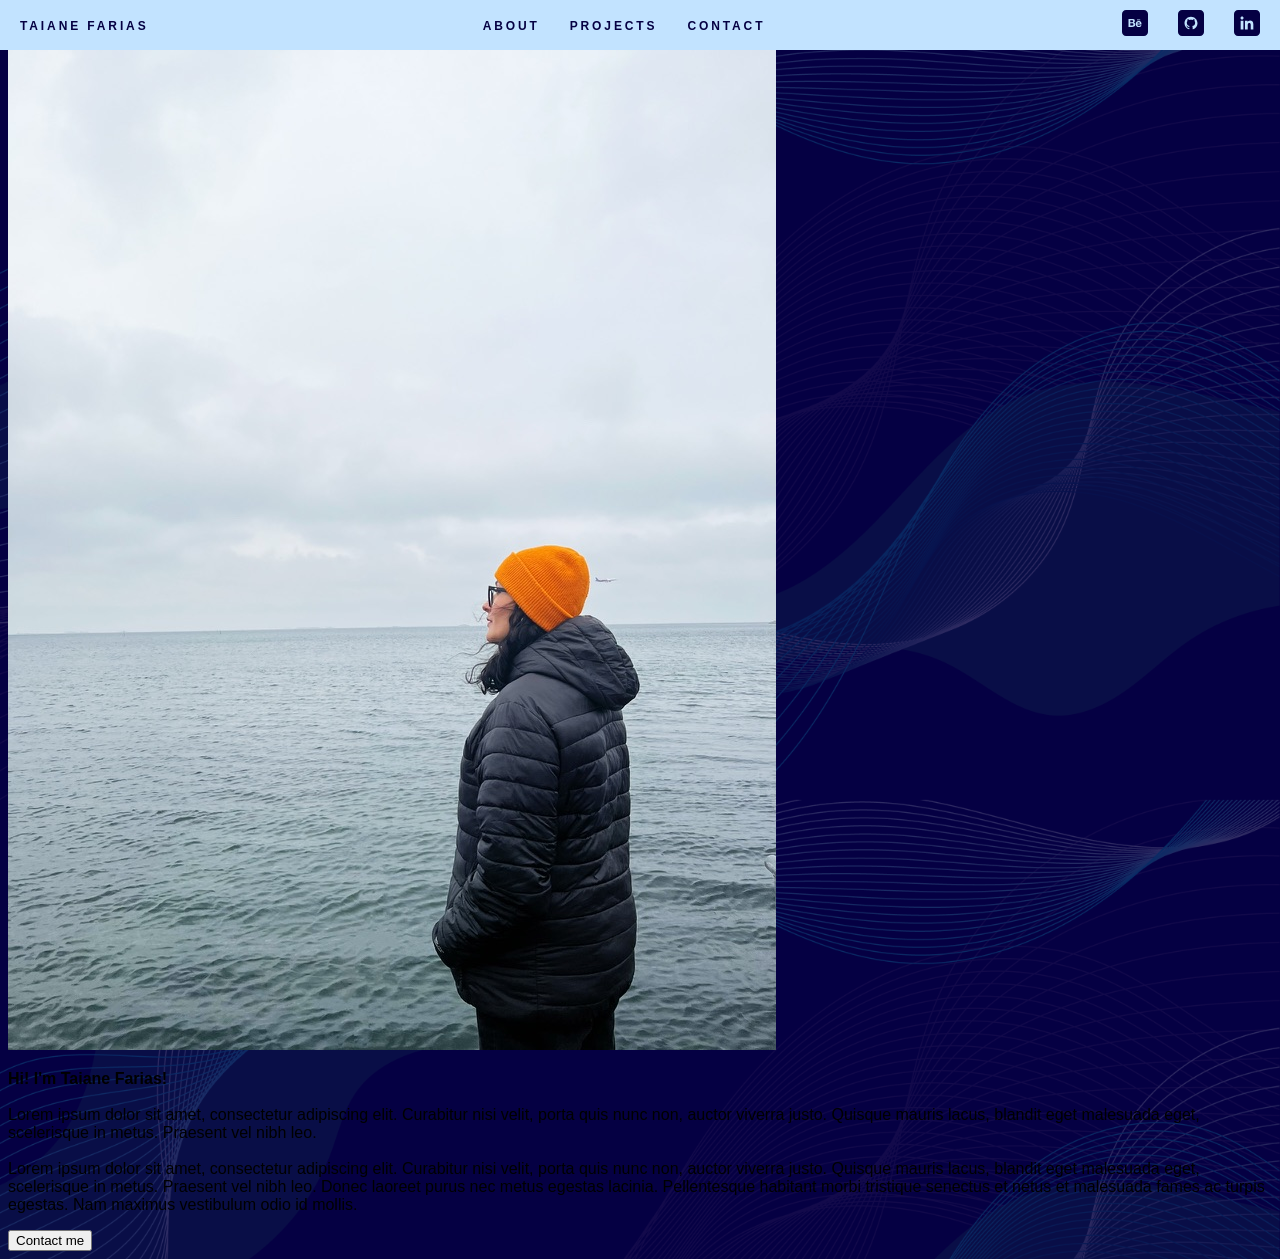
<file: portfolio/about.html>
<!DOCTYPE html>
<html lang="en">
<head>
    <meta charset="UTF-8">
    <meta name="viewport" content="width=device-width, initial-scale=1.0">
    <title>About</title>
    <link rel="stylesheet" href="styles.css">
</head>
<body id="body-about">

    <header id="nav-bar">
        
        <div id="menu">
            <p id="home-taiane"><a href="index.html">Taiane Farias</a></p>

            <div id="menu-section">
                <li id="about"><a href="about.html">About</a></li>
                <li><a href="projects.html">Projects</a></li>
                <li><a href="contact.html">Contact</a></li>
            </div>

            <div>
                <ul id="menu-icons">
                    <li><a href="https://www.behance.net/taianemfarias" target="_blank"><img src="images/behance.svg"></a></li>
                    <li><a href="https://github.com/taianeFaias" target="_blank"><img src="images/githab.svg"></a></li>
                    <li><a href="https://linkedin.com/in/taianefarias" target="_blank"><img src="images/linkedin.svg"></a></li>
                </ul>
            </div>

            <img id="hamburguer-buttom"src="images/hamburg.button.svg">
        </div>
    </header>

    <div id="about-mobile-link">
        <a href="index.html"> < About</a>
    </div>


    <div id="about-container">
        <img id="about-img" src="images/Photos/tai2.jpeg">

        <div id="about-text-button-container">
            <p id="about-text">
            
                <strong id="about-taiane">Hi! I'm Taiane Farias!</strong><br><br>
                Lorem ipsum dolor sit amet, consectetur adipiscing elit. Curabitur nisi velit, porta quis nunc non, auctor viverra justo. Quisque mauris lacus, blandit eget malesuada eget, scelerisque in metus. Praesent vel nibh leo.
    
                <br><br>
                Lorem ipsum dolor sit amet, consectetur adipiscing elit. Curabitur nisi velit, porta quis nunc non, auctor viverra justo. Quisque mauris lacus, blandit eget malesuada eget, scelerisque in metus. Praesent vel nibh leo. Donec laoreet purus nec metus egestas lacinia. Pellentesque habitant morbi tristique senectus et netus et malesuada fames ac turpis egestas. Nam maximus vestibulum odio id mollis.
    
            </p>
            <button id="contact-button">Contact me</button>
        </div>
      
    </div>
    
</body>
</html>
</file>
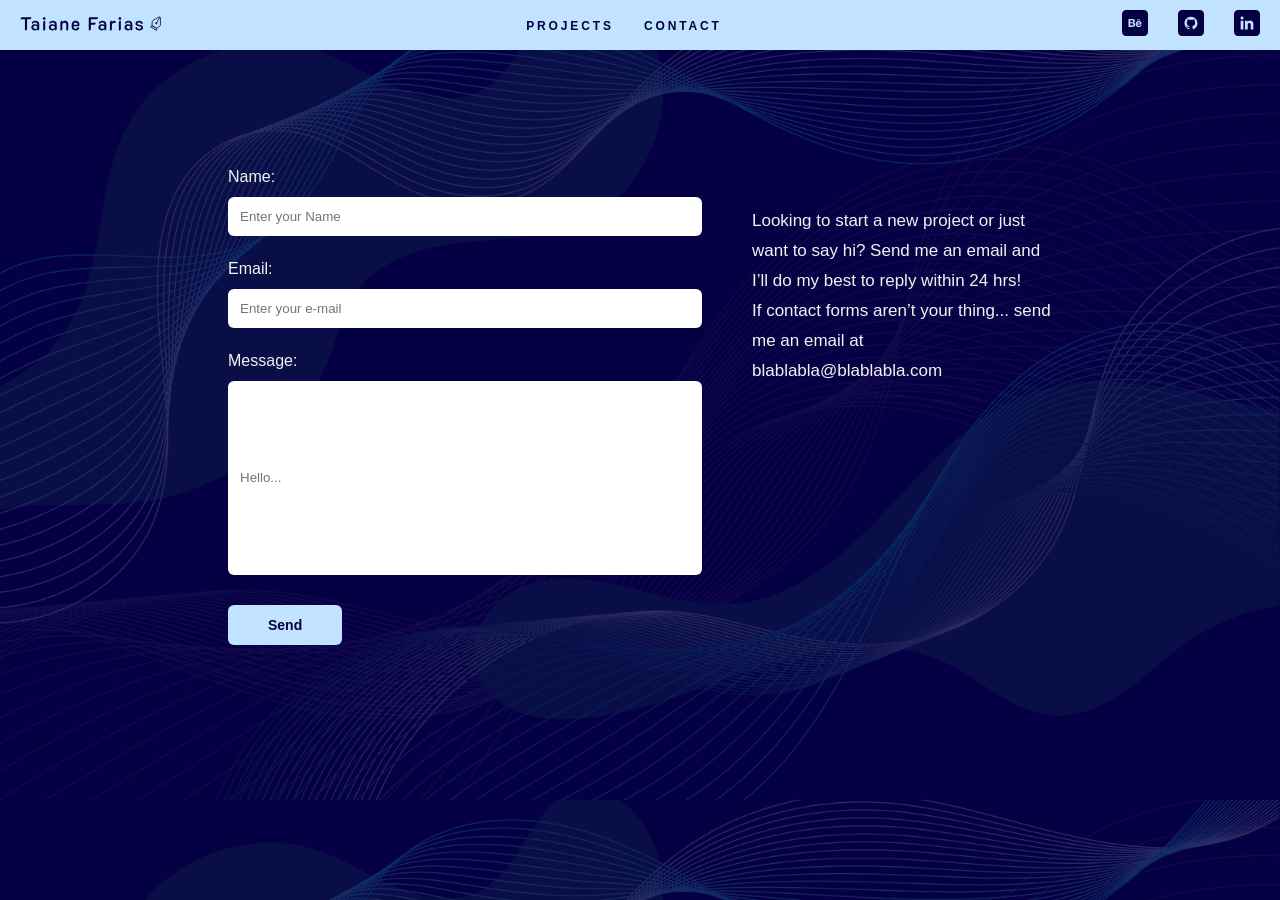
<file: portfolio/contact.html>
<!DOCTYPE html>
<html lang="en">
<head>
    <meta charset="UTF-8">
    <meta name="viewport" content="width=device-width, initial-scale=1.0">
    <title>Contact</title>
    <link rel="stylesheet" href="styles.css">
</head>
<body id="body-contact">
    <header id="nav-bar">
        
        <div id="menu">
            <a  href="index.html"><img id="home-taiane" src="images/Photos/taianelogo.svg"></a>

            <div id="menu-section">
                <li><a href="projects.html">Projects</a></li>
                <li><a href="contact.html">Contact</a></li>
            </div>

            <div>
                <ul id="menu-icons">
                    <li><a href="https://www.behance.net/taianemfarias" target="_blank"><img src="images/behance.svg"></a></li>
                    <li><a href="https://github.com/taianeFaias" target="_blank"><img src="images/githab.svg"></a></li>
                    <li><a href="https://linkedin.com/in/taianefarias" target="_blank"><img src="images/linkedin.svg"></a></li>
                </ul>
            </div>

            <img id="hamburguer-buttom"src="images/hamburg.button.svg">
        </div>
    </header>

    <div id="projects-mobile-link">
        <a href="index.html"> < Home</a>
    </div>

   
    <div id="contact-container">

        
        <form>
            <label class="form-text"> Name:</label><br>
            <input type="text" id="form-name" placeholder="Enter your Name"><br>

            <label class="form-text">Email:</label><br>
            <input type="text" id="form-email" placeholder="Enter your e-mail"><br>

            <label class="form-text">Message:</label><br>
            <input type="text" id="form-message" placeholder="Hello..."><br>

            <button id="button-contact">Send</button>
        </form>

        <div id="text-container">

            <p>Looking to start a new project or just want to say hi? Send me an email and I’ll do my best to reply within 24 hrs!<br>
                If contact forms aren’t your thing... send me an email at blablabla@blablabla.com
            </p>
    
            
        </div>
    
        
        
    </div>
</body>
</html>
</file>
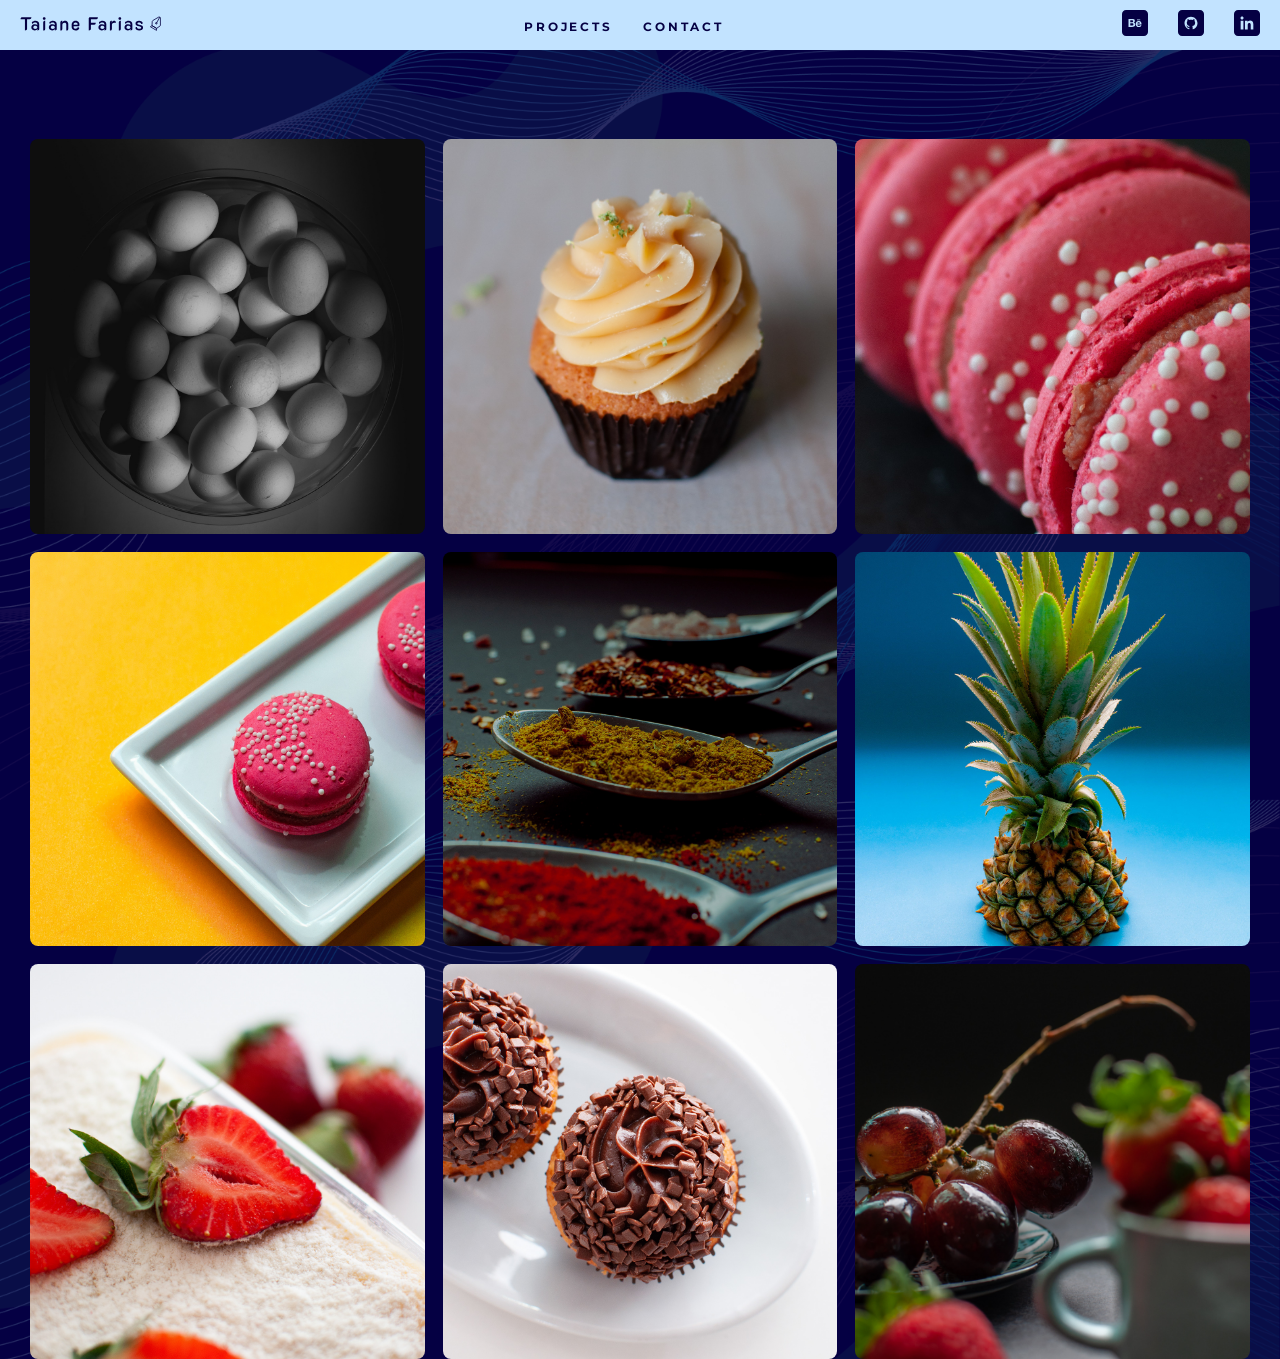
<file: portfolio/food.html>
<!DOCTYPE html>
<html lang="en">
<head>
    <meta charset="UTF-8">
    <meta name="viewport" content="width=device-width, initial-scale=1.0">
    <title>Food Photography</title>
    <link rel="stylesheet" href="styles.css">
    <link href="https://fonts.googleapis.com/css2?family=Montserrat:ital,wght@0,100..900;1,100..900&display=swap" rel="stylesheet">
</head>
<body class="body-photos">
    <header id="nav-bar">
        
        <div id="menu">
            <a  href="index.html"><img id="home-taiane" src="images/Photos/taianelogo.svg"></a>

            <div id="menu-section">
                <li><a href="projects.html">Projects</a></li>
                <li><a href="contact.html">Contact</a></li>
            </div>

            <div>
                <ul id="menu-icons">
                    <li><a href="https://www.behance.net/taianemfarias" target="_blank"><img src="images/behance.svg"></a></li>
                    <li><a href="https://github.com/taianeFaias" target="_blank"><img src="images/githab.svg"></a></li>
                    <li><a href="https://linkedin.com/in/taianefarias" target="_blank"><img src="images/linkedin.svg"></a></li>
                </ul>
            </div>

            <img id="hamburguer-buttom"src="images/hamburg.button.svg">
        </div>
    </header>

    <div id="projects-mobile-link">
        <a href="projects.html"> < Projects</a>
    </div>

    <div id="photos-grid">
        <img alt="Food Photography" src="images/Photos/foo.jpg">
        <img alt="Food Photography" src="images/Photos/food 4.jpg">
        <img alt="Food Photography" src="images/Photos/food.jpg">
        <img alt="Food Photography" src="images/Photos/food1.jpg">
        <img alt="Food Photography" src="images/Photos/foodkkk.jpg">
        <img alt="Food Photography" src="images/Photos/foooddd.jpg">
        <img alt="Food Photography" src="images/Photos/fooood.jpg">
        <img alt="Food Photography" src="images/Photos/cookie.jpg">
        <img alt="Food Photography" src="images/Photos/foid.jpg">
        
    </div>
</body>
</html>
</file>
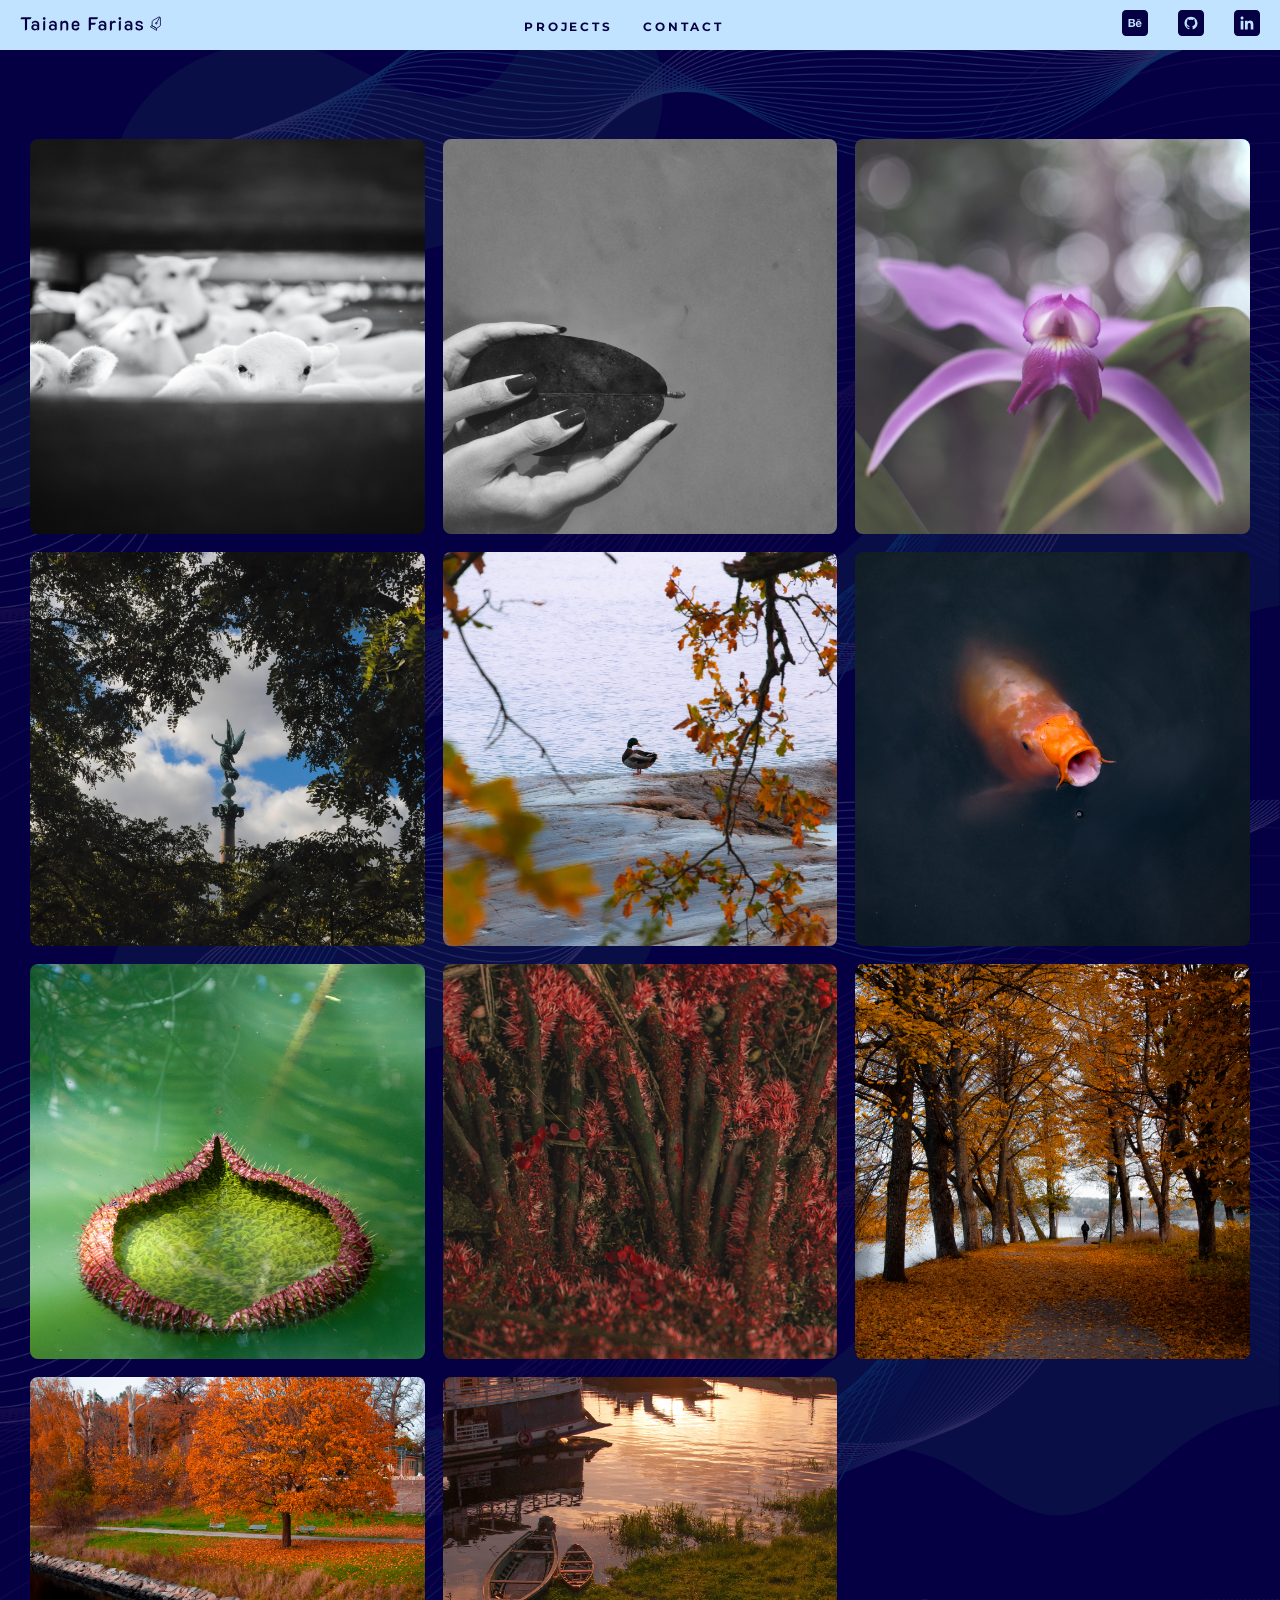
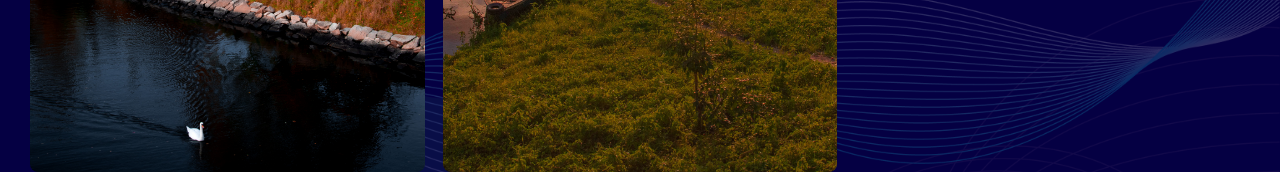
<file: portfolio/nature.html>
<!DOCTYPE html>
<html lang="en">
<head>
    <meta charset="UTF-8">
    <meta name="viewport" content="width=device-width, initial-scale=1.0">
    <title>Nature photography</title>
    <link rel="stylesheet" href="styles.css">
    <link href="https://fonts.googleapis.com/css2?family=Montserrat:ital,wght@0,100..900;1,100..900&display=swap" rel="stylesheet">
</head>
<body class="body-photos">
    <header id="nav-bar">
        
        <div id="menu">
            <a  href="index.html"><img id="home-taiane" src="images/Photos/taianelogo.svg"></a>

            <div id="menu-section">
                <li><a href="projects.html">Projects</a></li>
                <li><a href="contact.html">Contact</a></li>
            </div>

            <div>
                <ul id="menu-icons">
                    <li><a href="https://www.behance.net/taianemfarias" target="_blank"><img src="images/behance.svg"></a></li>
                    <li><a href="https://github.com/taianeFaias" target="_blank"><img src="images/githab.svg"></a></li>
                    <li><a href="https://linkedin.com/in/taianefarias" target="_blank"><img src="images/linkedin.svg"></a></li>
                </ul>
            </div>

            <img id="hamburguer-buttom"src="images/hamburg.button.svg">
        </div>
    </header>

    <div id="projects-mobile-link">
        <a href="projects.html"> < Projects</a>
    </div>

    <div id="photos-grid">
        <img src="images/Photos/naturek.jpg" alt="nature photography">
        <img alt="nature photography" src="images/Photos/natueg.jpg" >
        <img alt="nature photography" src="images/Photos/nature1.jpg">
        <img alt="nature photography" src="images/Photos/naturee11.jpg">
        <img alt="nature photography" src="images/Photos/natureee.jpg">
        <img alt="nature photography" src="images/Photos/natureko.jpg">
        <img alt="nature photography" src="images/Photos/natututu.jpg">
        <img alt="nature photography" src="images/Photos/natuure.png">
        <img alt="nature photography" src="images/Photos/nnatuure.jpg">
        <img alt="nature photography" src="images/Photos/nat.jpg">
        <img alt="nature photography" src="images/Photos/nature.jpg">
        
    </div>
</body>
</html>
</file>
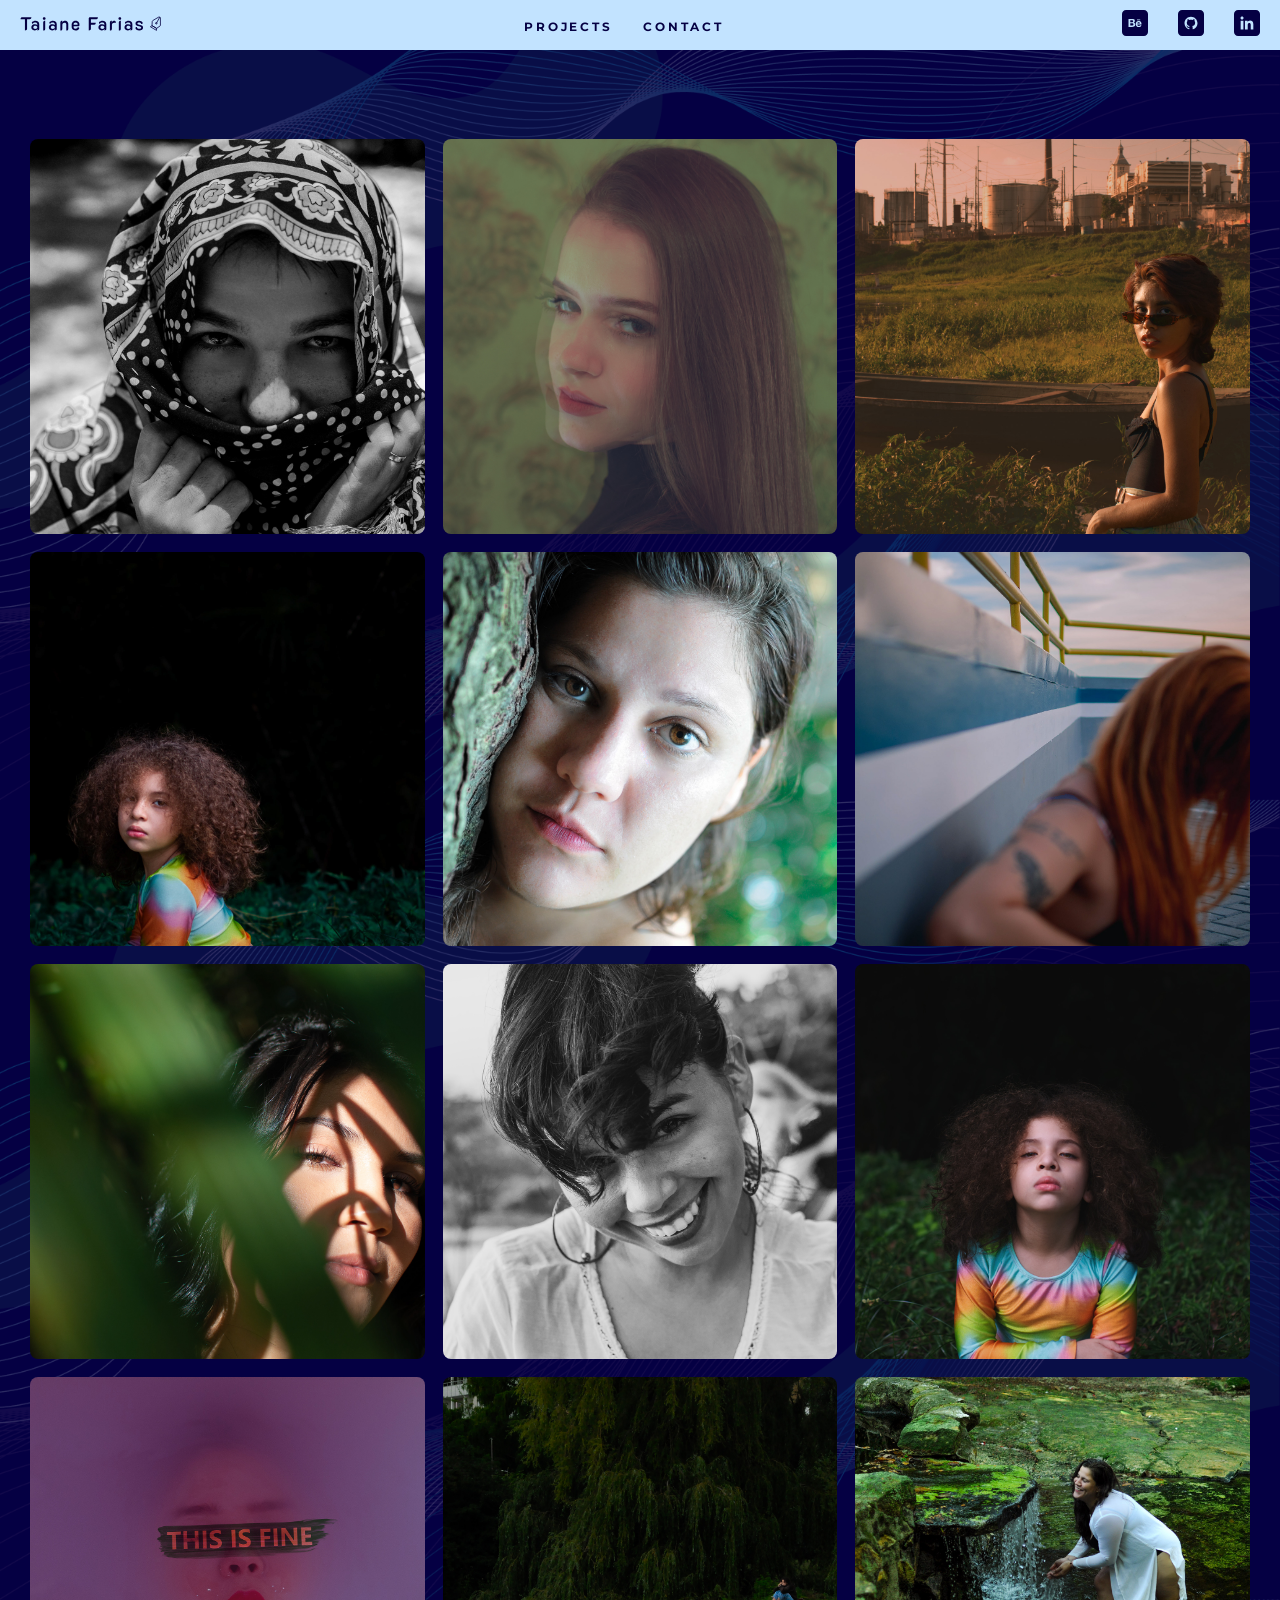
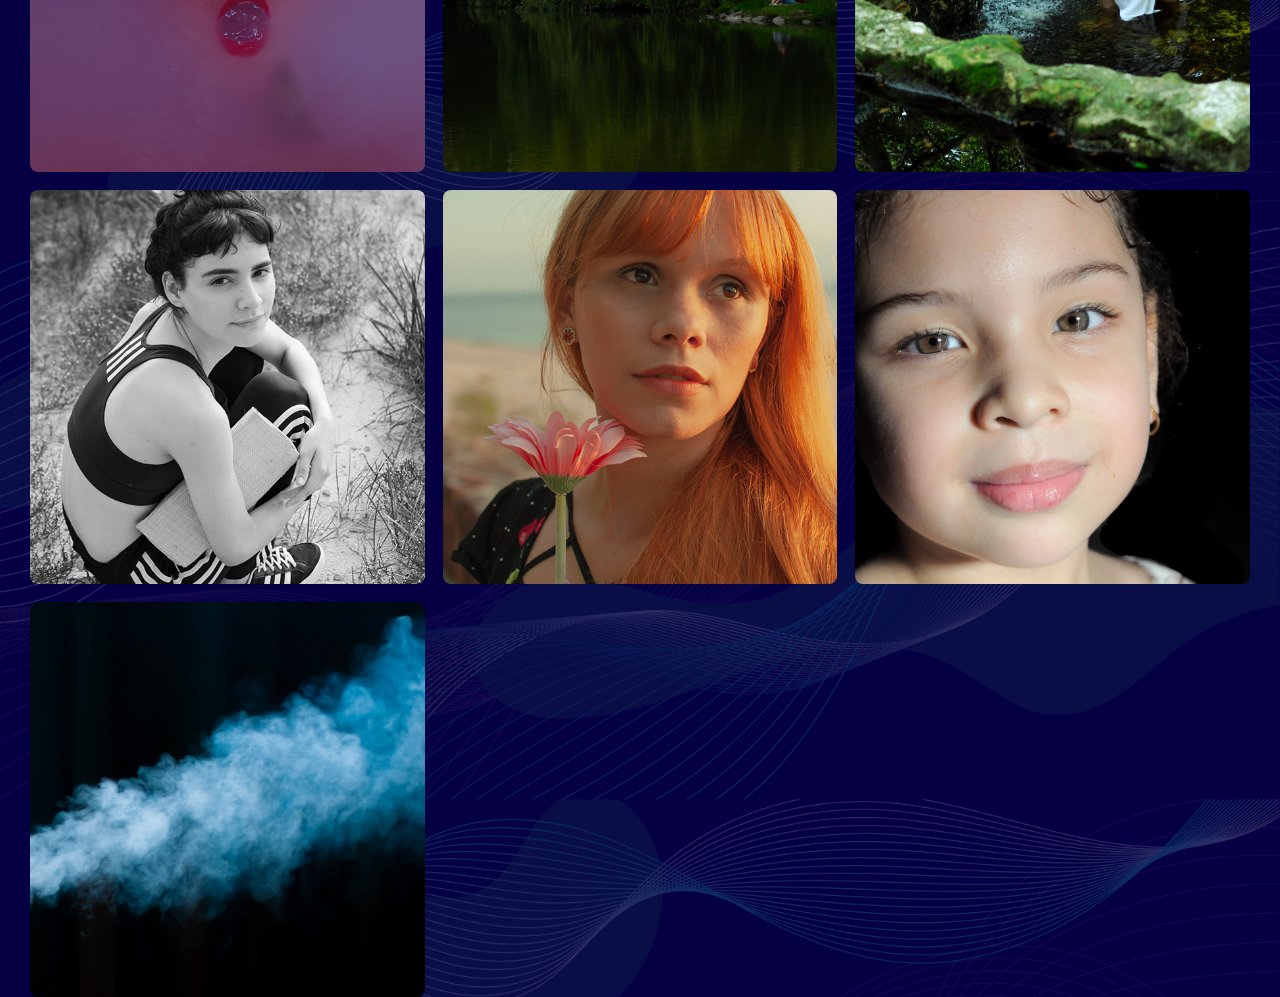
<file: portfolio/portrait.html>
<!DOCTYPE html>
<html lang="en">
<head>
    <meta charset="UTF-8">
    <meta name="viewport" content="width=device-width, initial-scale=1.0">
    <title>Portrait Photography</title>
    <link rel="stylesheet" href="styles.css">
    <link href="https://fonts.googleapis.com/css2?family=Montserrat:ital,wght@0,100..900;1,100..900&display=swap" rel="stylesheet">
</head>
<body class="body-photos">
    <header id="nav-bar">
        
        <div id="menu">
            <a  href="index.html"><img id="home-taiane" src="images/Photos/taianelogo.svg"></a>

            <div id="menu-section">
                <li><a href="projects.html">Projects</a></li>
                <li><a href="contact.html">Contact</a></li>
            </div>

            <div>
                <ul id="menu-icons">
                    <li><a href="https://www.behance.net/taianemfarias" target="_blank"><img src="images/behance.svg"></a></li>
                    <li><a href="https://github.com/taianeFaias" target="_blank"><img src="images/githab.svg"></a></li>
                    <li><a href="https://linkedin.com/in/taianefarias" target="_blank"><img src="images/linkedin.svg"></a></li>
                </ul>
            </div>

            <img id="hamburguer-buttom"src="images/hamburg.button.svg">
        </div>
    </header>

    <div id="projects-mobile-link">
        <a href="projects.html"> < Projects</a>
    </div>

    <div id="photos-grid">
        <img alt="Portrait Photography" src="images/Photos/girl.jpg">
        <img alt="Portrait Photography" src="images/Photos/girl2.jpg">
        <img alt="Portrait Photography" src="images/Photos/girl3.jpg">
        <img alt="Portrait Photography" src="images/Photos/girl44.jpg">
        <img alt="Portrait Photography" src="images/Photos/girlmm.jpg">
        <img alt="Portrait Photography" src="images/Photos/girl5.jpg">
        <img alt="Portrait Photography" src="images/Photos/girl6.jpg">
        <img alt="Portrait Photography" src="images/Photos/girlll.jpg">
        <img alt="Portrait Photography" src="images/Photos/girllll.jpg">
        <img alt="Portrait Photography" src="images/Photos/girl4.jpg">
        <img alt="Portrait Photography" src="images/Photos/giiirlll.jpg">
        <img alt="Portrait Photography" src="images/Photos/ggggiiirrrrl.jpg">
        <img alt="Portrait Photography" src="images/Photos/girlgirl.jpg">
        <img alt="Portrait Photography" src="images/Photos/gggirl.jpg">
        <img alt="Portrait Photography" src="images/Photos/girrrl.jpg">
        <img alt="Portrait Photography" id="smoke" src="images/Photos/smoke.jpg">
        
    </div>
</body>
</html>
</file>
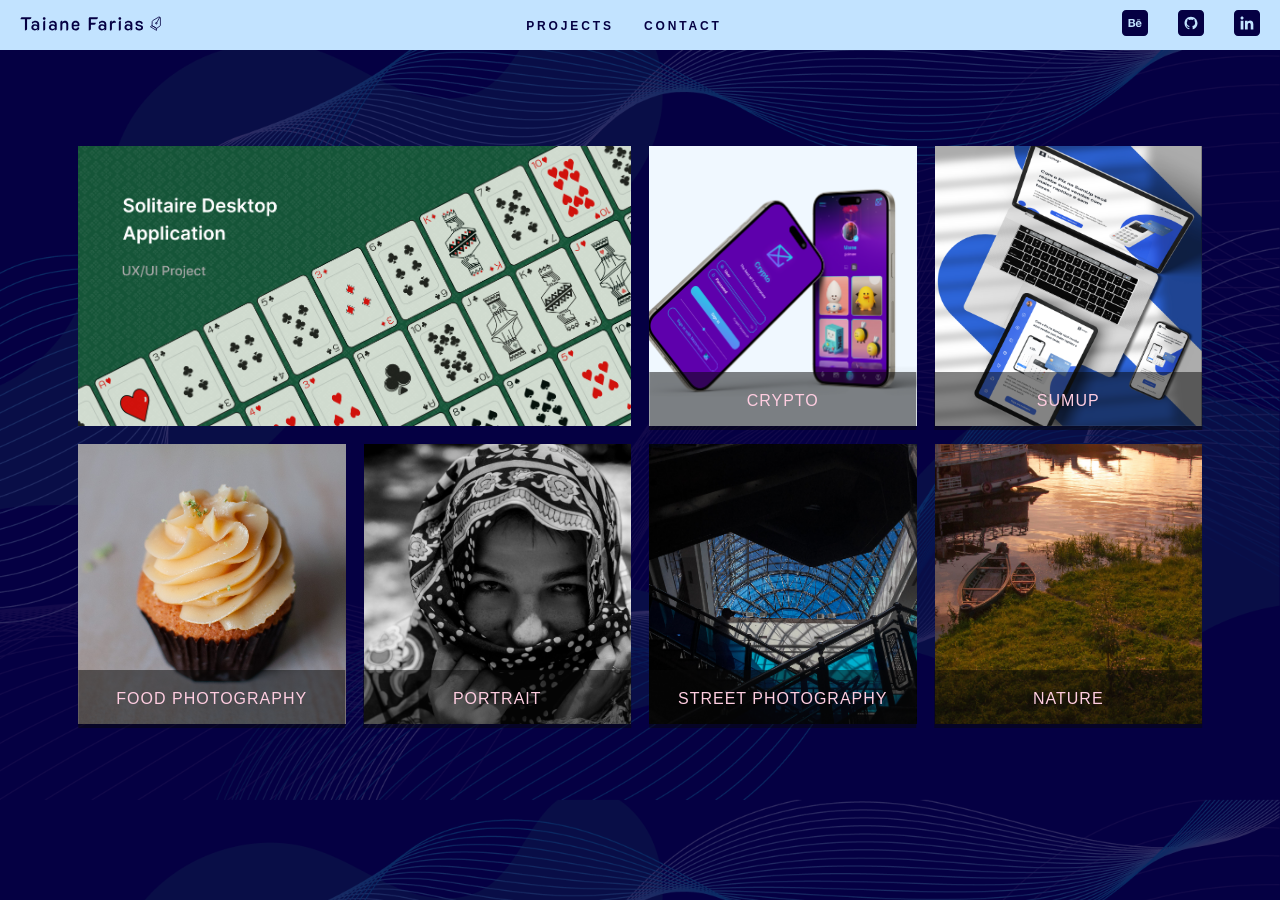
<file: portfolio/projects.html>
<!DOCTYPE html>
<html lang="en">
<head>
    <meta charset="UTF-8">
    <meta name="viewport" content="width=device-width, initial-scale=1.0">
    <title>Projects</title>
    <link rel="stylesheet" href="styles.css">
</head>
<body id="body-project">
    <header id="nav-bar">
        
        <div id="menu">
            <a  href="index.html"><img id="home-taiane" src="images/Photos/taianelogo.svg"></a>
            <div id="menu-section">
                <li><a href="projects.html">Projects</a></li>
                <li><a href="contact.html">Contact</a></li>
            </div>

            <div>
                <ul id="menu-icons">
                    <li><a href="https://www.behance.net/taianemfarias" target="_blank"><img src="images/behance.svg"></a></li>
                    <li><a href="https://github.com/taianeFaias" target="_blank"><img src="images/githab.svg"></a></li>
                    <li><a href="https://linkedin.com/in/taianefarias" target="_blank"><img src="images/linkedin.svg"></a></li>
                </ul>
            </div>

            <img id="hamburguer-buttom"src="images/hamburg.button.svg">
        </div>
    </header>
    <div id="projects-mobile-link">
        <a href="index.html"> < Home</a>
    </div>
    

    <div id="card-container">

        <a href="#" id="card-1">
            <div>

            </div>
        </a>

        <a id="card-2" href="#">
            <div class="card-title">
                <p class="project-text-label">Crypto</p>
            </div>
        </a>
        

        <a id="card-3" href="#">
            <div>
                <p class="project-text-label">Sumup</p>
            </div>
        </a>

        <a id="card-4" href="food.html">
            <div >
                <p class="project-text-label">Food Photography</p>
            </div>
        </a>
    
        <a id="card-6" href="portrait.html">
            <div>
                <p class="project-text-label">Portrait</p>
            </div>
        </a>

        <a id="card-7" href="street.html">
            <div>
                <p class="project-text-label">Street Photography</p>
            </div>
        </a>
        
        <a id="card-8" href="nature.html">
            <div>
                <p class="project-text-label">Nature</p>
            </div>
        </a>
    
    </div>
</body>
</html>
</file>
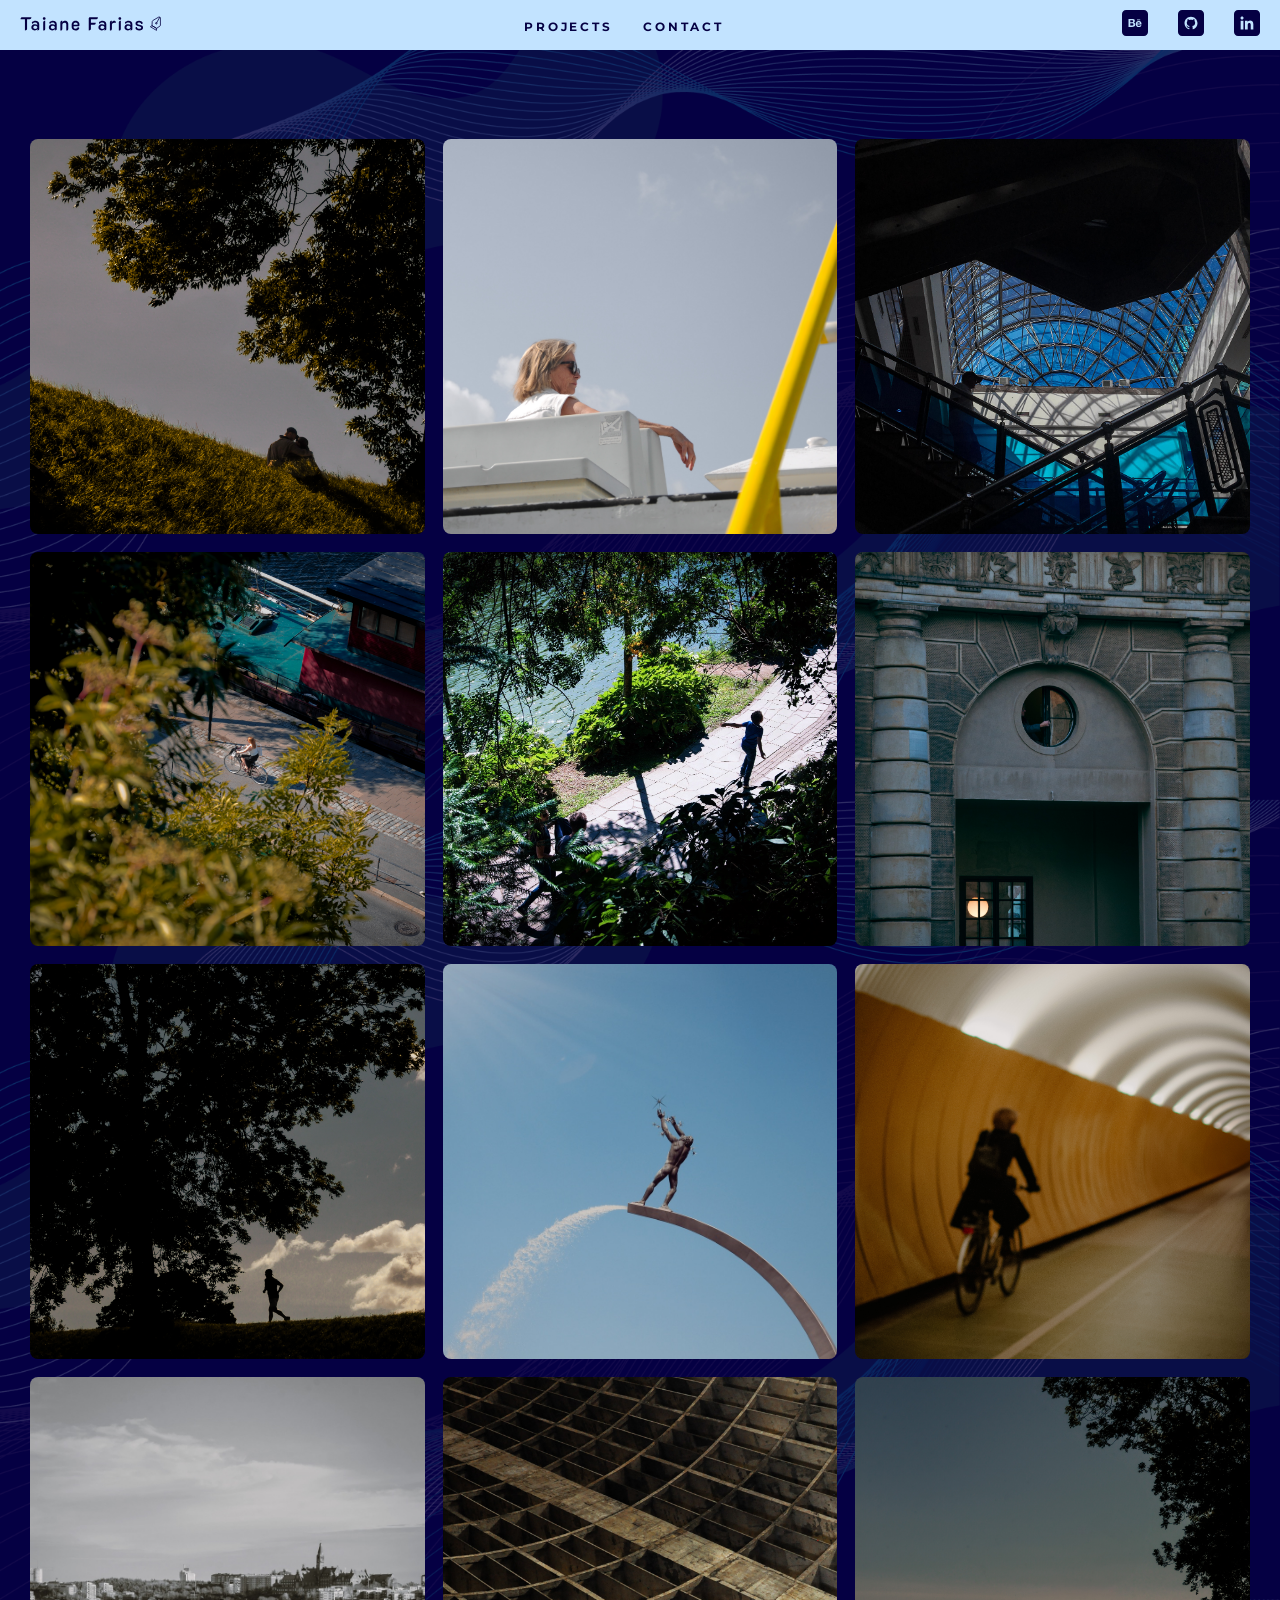
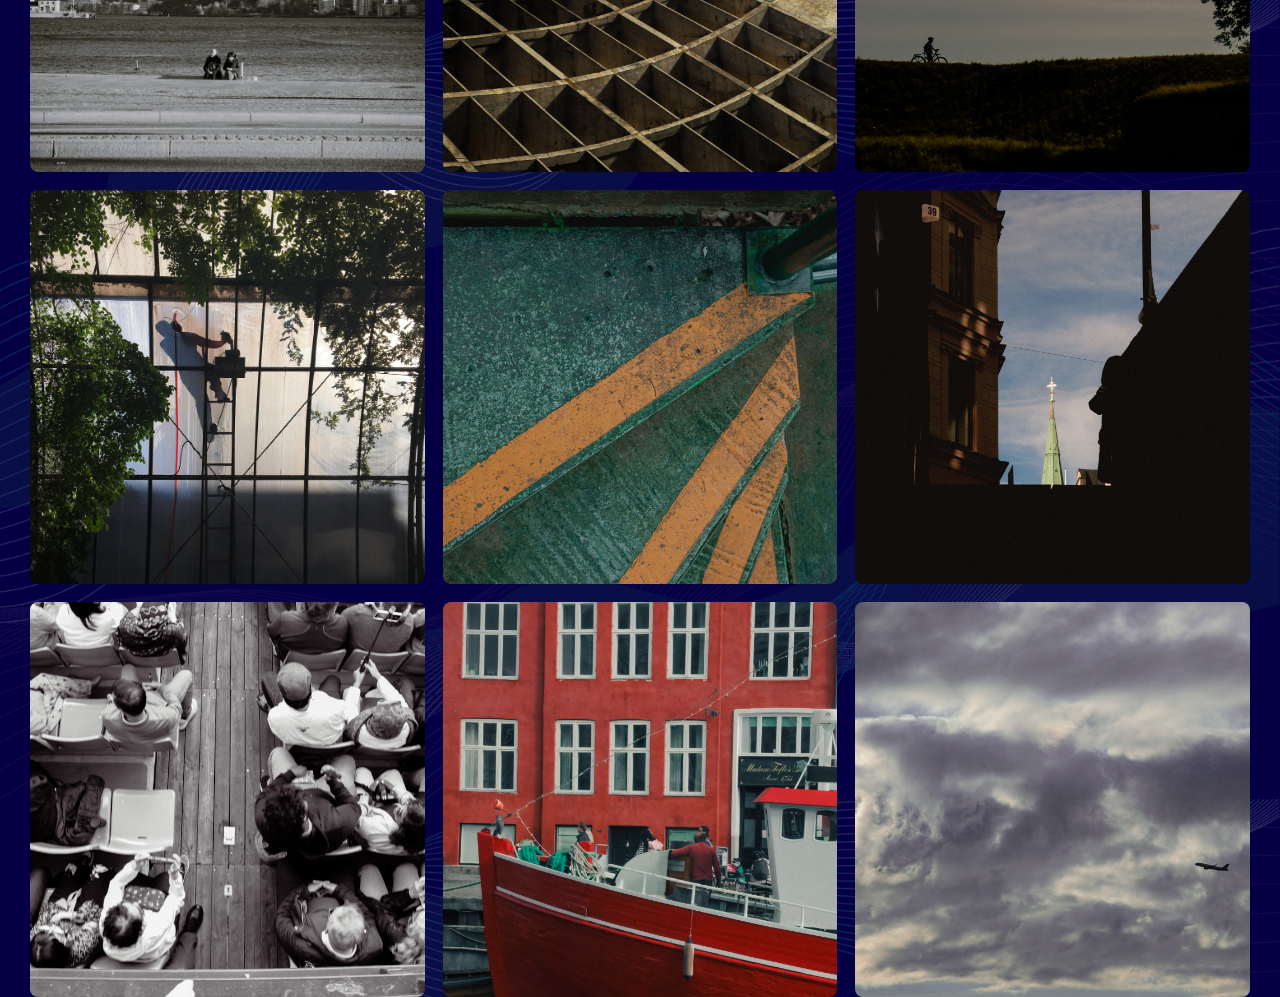
<file: portfolio/street.html>
<!DOCTYPE html>
<html lang="en">
<head>
    <meta charset="UTF-8">
    <meta name="viewport" content="width=device-width, initial-scale=1.0">
    <title>Street Photography</title>
    <link rel="stylesheet" href="styles.css">
    <link href="https://fonts.googleapis.com/css2?family=Montserrat:ital,wght@0,100..900;1,100..900&display=swap" rel="stylesheet">
</head>
<body class="body-photos">
    <header id="nav-bar">
        
        <div id="menu">
            <a  href="index.html"><img id="home-taiane" src="images/Photos/taianelogo.svg"></a>

            <div id="menu-section">
                <li><a href="projects.html">Projects</a></li>
                <li><a href="contact.html">Contact</a></li>
            </div>

            <div>
                <ul id="menu-icons">
                    <li><a href="https://www.behance.net/taianemfarias" target="_blank"><img src="images/behance.svg"></a></li>
                    <li><a href="https://github.com/taianeFaias" target="_blank"><img src="images/githab.svg"></a></li>
                    <li><a href="https://linkedin.com/in/taianefarias" target="_blank"><img src="images/linkedin.svg"></a></li>
                </ul>
            </div>

            <img id="hamburguer-buttom"src="images/hamburg.button.svg">
        </div>
    </header>

    <div id="projects-mobile-link">
        <a href="projects.html"> < Projects</a>
    </div>

    <div id="photos-grid">
        <img alt="Street Photography" src="images/Photos/stre1.png">
        <img alt="Street Photography" src="images/Photos/streeetkk.jpg">
        <img alt="Street Photography" src="images/Photos/street.jpg">
        <img alt="Street Photography" src="images/Photos/street666.jpg">
        <img alt="Street Photography" src="images/Photos/boy.jpeg">
        <img alt="Street Photography" src="images/Photos/streeet99.jpg">
        <img alt="Street Photography" src="images/Photos/streeeet.jpg">
        <img alt="Street Photography" src="images/Photos/53E42427-07B4-4541-8248-DD6078AE8F0B_1_105_c.jpeg">
        <img alt="Street Photography" src="images/Photos/streeet66.jpg">
        <img alt="Street Photography" src="images/Photos/4D35F151-15F0-44F5-87B0-32EC70F15264_1_105_c.jpeg">
        <img alt="Street Photography" src="images/Photos/95b29b92181165.608590c503dc9.jpg">
        <img alt="Street Photography" src="images/Photos/streeet.jpg">
        <img alt="Street Photography" src="images/Photos/294d4092181165.608590c50454c.jpg">
        <img alt="Street Photography" src="images/Photos/7818ef92181165.606dc9cfaafef.jpg">
        <img alt="Street Photography" src="images/Photos/DSC_0019.jpg">
        <img alt="Street Photography" src="images/Photos/streetee.jpg">
        <img alt="Street Photography" src="images/Photos/streetll.jpg">
        <img alt="Street Photography" src="images/Photos/stretttt.jpg">

        
    </div>

</body>
</html>
</file>
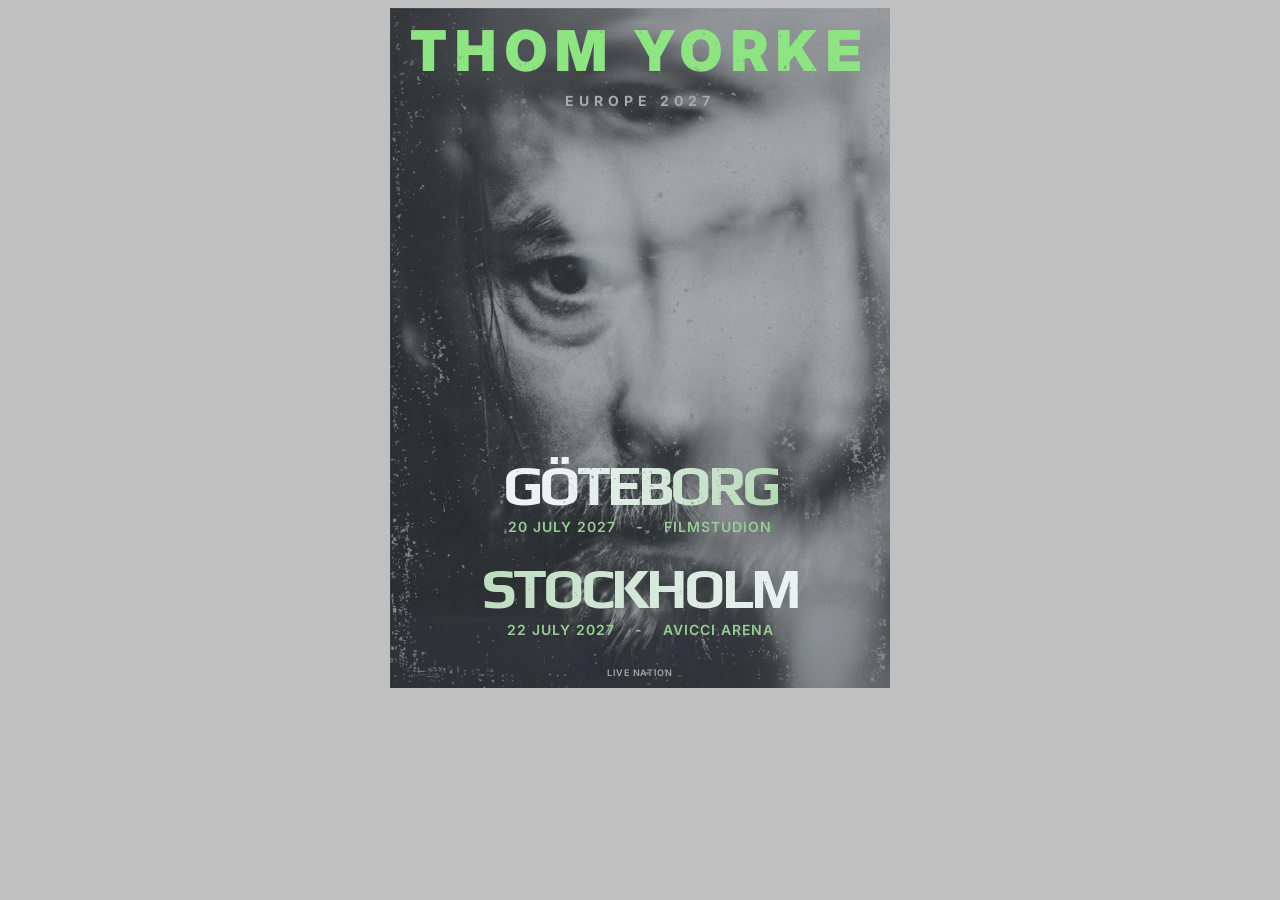
<file: poster/poster.html>
<!DOCTYPE html>
<html lang="en">
<head>
    <meta charset="UTF-8">
    <meta name="viewport" content="width=device-width, initial-scale=1.0">
    <title>Poster</title>
    <link rel="stylesheet" href="styles.css">

    <link rel="preconnect" href="https://fonts.googleapis.com">
    <link rel="preconnect" href="https://fonts.gstatic.com" crossorigin>
    <link href="https://fonts.googleapis.com/css2?family=Figtree:ital,wght@0,300..900;1,300..900&family=Inter:ital,opsz,wght@0,14..32,100..900;1,14..32,100..900&family=Montserrat:ital,wght@0,100..900;1,100..900&display=swap" rel="stylesheet">

    <link rel="preconnect" href="https://fonts.googleapis.com">
    <link rel="preconnect" href="https://fonts.gstatic.com" crossorigin>
    <link href="https://fonts.googleapis.com/css2?family=Figtree:ital,wght@0,300..900;1,300..900&family=Inter:ital,opsz,wght@0,14..32,100..900;1,14..32,100..900&family=Montserrat:ital,wght@0,100..900;1,100..900&family=Play:wght@400;700&display=swap" rel="stylesheet">
</head>

<body>
    <div id="poster-size">
        <img src="Noise 5.png">
        <img src="Rectangle 1.png">

        <div id="header">
            <h1 id=main-h1>THOM YORKE</h1>
            <p id=europe-p>EUROPE 2027</p>
        </div>
    
    
        <div id="bottom">
            <div class="city">
                <p class="city-name">GÖTEBORG</p>

                <div class="data">
                    <p>20 JULY 2027</p>
                    <p>-</p>
                    <p>FILMSTUDION</p>
                </div>
            </div>
                
            <div class="city">
                <p class="city-name" id="stockholm">STOCKHOLM</p>

                <div class="data">
                    <p>22 JULY 2027</p>
                    <p>-</p>
                    <p>AVICCI ARENA</p>
                </div>
            </div>

            <div id="liveNation">
                <p>LIVE NATION</p>
            </div>

        </div>
    </div>

</body>
</html>
</file>
<file: portfolio/styles.css>
:root {
    --primary-bg-color: #050043;
    --primary-color: rgb(194, 227, 255);
    --secondary-color: #FECDE0;
    --paragraph-light: rgb(241, 241, 241);
    --paragraph-dark: #050043;
    --link-color: #FECDE0;
  }

/*MAIN PAGE*/

body{
    background-color: var(--primary-bg-color);
    overflow-y: hidden;
    overflow-x: hidden;
    font-family: "Montserrat", sans-serif;
    background-image: url(images/elements1.png);
    background-size: 100%;
}


#nav-bar{
    width: 100%;
}

#menu{
    list-style-type: none;
    margin: 0;
    padding: 0;
    background-color: var(--primary-color);
    width: 100%;
    display: flex;
    flex-direction: row;
    justify-content: space-between;
    position: fixed;
    top: 0;
    left: 0;
    right: 0;
    height: 50px;
    align-items: center;
    z-index: 1000;
    
    
  
}

#menu-section{
    display: flex;
    flex-direction: row;
    gap: 30px;
    
}

#menu-icons{
    display: flex;
    flex-direction: row;
    gap: 30px;
    padding-right: 20px;
    list-style-type: none;
}

#hamburguer-buttom{
    display: none;
    width: 25px;
    margin-right: 20px;

}

#home-taiane{
    padding-left: 20px;
    width: 146px;

}

#menu li a{
    text-transform: uppercase;
    text-decoration: none;
    font-weight: 680;
    font-size: clamp(11px, 1.8vh, 12px);
    letter-spacing: 0.18rem;
    color: var(--paragraph-dark);
    
}

#menu p a{
    text-transform: uppercase;
    text-decoration: none;
    font-weight: 680;
    font-size: clamp(11px, 1.8vh, 12px);
    letter-spacing: 0.18rem;
    color: var(--paragraph-dark)
    
}

/* HERO SECTION */

#hero-section{
    display: flex;
    flex-direction: column;
    justify-content: center;
    align-items: center;
    min-height: 90dvh;

}

#hero-pic{
    width: 200px;
    border-radius: 8px;
    
}

#hero-paragraph{
    max-width: 300px;
    margin-left: 15px;
    font-size: 12px;
    color: var(--paragraph-light);
    line-height: 2;
    letter-spacing: 2px;
    letter-spacing: 1.5px;

}

#hero-text-image{
    display: flex;
    align-items: center;
    gap: 10px;
}

#hero-h1{
    color: var(--secondary-color);
    font-size: 4rem;
    letter-spacing: 5px;
    margin-bottom: 20px;
}

#hero-pic-mobile{
    width: 180px;
    height: 180px;
    display: none;
}

#hero-buttons{
    display: flex;
    justify-content: left;
    margin-top: 20px;
}

#hero-buttons button{
    padding: 10px;
    padding-left: 36px;
    padding-right: 36px;
    background-color: var(--primary-color);
    border-style: none;
    border-radius: 6px;
    color: #050043;
    font-weight: 550;
    font-size: 14px;
    margin-left: 15px;
    margin-top: 25px;
    cursor: pointer;
    
}


/*PROJECT PAGE*/

#body-project{
    overflow-y: scroll;
}

#card-container{
    display: grid;
    grid-template-columns: repeat(4, 1fr);
    margin-top: 120px;
    gap: 18px;
    margin-left: 70px;
    margin-right: 70px;
    align-items: center;
    justify-content: center;
    
 
}   

#card-1{
    position: relative;
    grid-column: span 2;
    height: 280px;
    background-image: url(images/lklklk.png);
    background-size: cover;
    background-position: center;

}


#card-2{
    position: relative;
    height: 280px;
    background-color: aliceblue;
    background-image: url(images/iPhone\ 15\ Pro.png);
    background-repeat: no-repeat;
    background-position: center;
    background-size: cover;
    background-position: center;

}

#card-3{
    position: relative;
    height: 280px;
    background-image: url(images/sumupp.png);
    background-repeat:no-repeat;
    background-position: right;
    background-size: cover;

}

#card-4{
    position: relative;
    height: 280px;
    background-image: url(images/Photos/food\ 4.jpg);
    background-size: 100%;
    background-size: cover;
    background-position: center;
}


#card-6{
    position: relative;
    height: 280px;
    background-image: url(images/Photos/girl.jpg);
    background-size: 258px;
    background-size: 152%;
    background-size: cover;
    background-position: center;
}

#card-7{
    position: relative;
    height: 280px;
    background-image: url(images/Photos/street.jpg);
    background-repeat: no-repeat;
    background-size: cover;
    background-position: center;
   
}

#card-8{
    position: relative;
    height: 280px;
    background-image: url(images/Photos/nature.jpg);
    background-repeat: no-repeat;
    background-size: cover;
    background-position: center;

}

#card-container a{
    text-decoration: none;
    color: var(--secondary-color);
    
}

.project-text-label{
    position: absolute;
    bottom: -20px;
    justify-content: center;
    text-transform: uppercase;
    text-align: center;
    left: 50%;
    transform: translateX(-50%);
    background-color: hsla(0, 0%, 3%, 0.5);
    width: 100%;
    padding-top: 20px;
    padding-bottom: 20px;
    font-weight: 500;
    letter-spacing: 1px;

}

/* ABOUT PAGE 

#body-about{
    overflow-y: scroll;
}

#about-container{
    display: flex;
    flex-direction: row-reverse;
    gap: 30px;
    margin-left: 30px;
    margin-top: 130px;
    align-items: center;
    justify-content: center;
    margin-bottom: 40px;
}

#about-taiane{
    font-size: 40px;
    color: var(--secondary-color);
    
}

#about-text{
    color: var(--paragraph-light);
    width: 430px;
    line-height: 28px;
    letter-spacing: 1px;
    font-size: 15px;
}

#about-img{
    width: 400px;
}

#contact-button{
    background-color: rgb(194, 227, 255);
    border-style: none;
    border-radius: 6px;
    color: #050043;
    font-weight: 550;
    font-size: 14px;
    margin-top: 10px;
    padding: 12px;
    padding-left: 40px;
    padding-right: 40px;

}

#about-text-button-container{
    display: flex;
    flex-direction: column;
    align-items: center;
    justify-content: center;
}
*/



/*CONTACT PAGE*/


#contact-container{
    display: flex;
    gap: 40px;
    flex-direction: row;
    align-items: center;
    justify-content: center;
    gap: 50px;
    height: 760px;

}

.form-text{
    color: var(--paragraph-light);
}

#form-name{
    width: 450px;
    margin-top: 11px;
    margin-bottom: 24px;
    padding: 12px;
    border-radius: 6px;
    border: none;
}

#form-email{
    width: 450px;
    margin-top: 11px;
    margin-bottom: 24px;
    padding: 12px;
    border-radius: 6px;
    border: none;
}

#form-message{
    width: 450px;
    padding: 12px;
    height: 170px;
    margin-top: 11px;
    border: none;
    border-radius: 6px;
}

#text-container{
    color: var(--paragraph-light);
    width: 300px;
    font-size: 17px;
    line-height: 30px;
    margin-top: -220px;
}

#button-contact{
    background-color: var(--primary-color);
    border-style: none;
    border-radius: 6px;
    color: var(--paragraph-dark);
    font-weight: 550;
    font-size: 14px;
    margin-top: 10px;
    padding: 12px;
    padding-left: 40px;
    padding-right: 40px;
    margin-top: 30px;

}


.body-photos{
    overflow-x: scroll;
    overflow-y: scroll;
    margin: 0;
}

#photos-grid{
    display: grid;
    grid-template-columns: repeat(auto-fit, minmax(300px, 1fr));
    gap: 18px; 
    margin-top: 120px;
    margin-left: 30px;
    margin-right: 30px;

}

#photos-grid img{
    width: 100%;
    height: 100%;
    aspect-ratio: 1 / 1; 
    object-fit: cover; 
    border-radius: 8px;

}



@media (max-width: 600px)  {

    /*MAIN PAGE*/

    #hamburguer-buttom{
        display: inline;
        
    }

    #menu-section{
        display: none;
    }

    #menu-icons{
        display: none;
    }

    #hero-h1{
        font-size: clamp(2.3rem, 2vh, 6rem);
        letter-spacing: 4px;
        margin-bottom: 30px;
        margin-top: 80px;
    }

    #hero-pic{
        display: none;
        
    }

    #hero-pic-mobile{
        display: grid;
        width: 180px;
        height: 180px;
    }

    #hero-text-image{
        flex-direction: column;
        align-items: center;
        gap: 30px;
    }

    #hero-paragraph{
        max-width: clamp(320px, 2vh, 400px);
        justify-content: center;
        font-size: 12px;
        line-height: 2;
        letter-spacing: 2px;
        letter-spacing: 1.5px;
    }

    #hero-buttons{
        display: flex;
        justify-content: center;
        margin-bottom: 20px;
        margin-left: -20px;
   
    }

    /*PROJECT PAGE*/

    #card-container{
        display: grid;
        grid-template-columns: repeat(2, 1fr);
        margin-top: 50px;
        margin-bottom: 50px;
    }

    #card-1{
        grid-column: span 1;
 
    
    }
    #card-3{
        grid-column: span 1;
   
    }



    #projects-mobile-link{
        margin-left: 20px;
        margin-top: 100px;
        
    }

    #projects-mobile-link a{
        text-decoration: none;
        color: var(--primary-color);
        font-size: 16px;
        font-family: "Montserrat", sans-serif;
        letter-spacing: 2px;
    }


    /*CONTACT PAGE*/

    #contact-container{
        display: flex;
        flex-direction: column-reverse;
        height: 100%;
        justify-content: space-between;
        align-items: center;
        justify-content: center;
        gap: 50px;
      
    }

    .form-text{
        font-size: clamp(16px ,1vh, 18px);
    }

    #form-name{
        display: flex;
        flex-direction: column;
        max-width: clamp(300px, 2vh, 400px);
        margin-bottom: 11px
        
    }

    #form-email{
        display: flex;
        flex-direction: column;
        max-width: clamp(300px, 2vh, 400px);
    }
    #form-message{
        display: flex;
        flex-direction: column;
        max-width: clamp(300px, 2vh, 400px);
    
    }

    #text-container{
        width: 330px;
        font-size: clamp(16px ,1vh, 18px);
        line-height: 30px;
        margin-top: 50px;

    }

    #body-contact{
        overflow-y: scroll;
    }

    #button-contact{
        border-style: none;
        border-radius: 6px;
        font-weight: 550;
        font-size: 12px;
        margin-top: 10px;
        padding-left: 40px;
        padding-right: 40px;
        margin-bottom: 30px;
        display: block;
        margin-left: auto;
        
    }
}


@media (max-width: 900px){

    #contact-button{
        padding: 10px;
        padding-left: 28px;
        padding-right: 28px;
        font-weight: 500;
        font-size: 12px;
    }

    #card-container{
        display: grid;
        grid-template-columns: repeat(2, 1fr);
        margin-top: 100px;
        margin-bottom: 50px;
        margin-left: 12px;
        margin-right: 12px;
    }

    #card-1{
        grid-column: span 1;
       
        
    }
    #card-3{
        grid-column: span 1;
       
      
    }


    #contact-container{
        display: flex;
        flex-direction: column-reverse;
        align-items: center;
        justify-content: center;
        gap: 50px;

    }

    #text-container{
       
        width: 350px; 
        font-size: 16px;
        line-height: 30px;
        margin-top: 40px;
    }     
    
}



@media (max-width: 550px){
    #card-container{
        display: grid;
        grid-template-columns: repeat(1, 1fr);
        margin-top: 100px;
        margin-bottom: 50px;
        margin-left: 12px;
        margin-right: 12px;
    }

    #card-1{
        grid-column: span 1;
       
        
    }
    #card-3{
        grid-column: span 1;
        
      
    }
}
</file>
<file: poster/styles.css>
/*#poster-size{
    background-color: aqua;
    width: 500px;
    height: 680px;
}*/


body {
    display: flex;
    justify-content: center;
    align-items: center;
    background-color: rgb(192, 192, 192);
    font-family: "Inter" sans-serif;
}


#poster-size {
    background: url("thom.png");
    width: 500px;
    height: 680px;
    background-size: 500px;
    position: relative;
}

img{
    display: flex;
    position: absolute;
    width: 500px;
    height: 680px;
    z-index: 1;
}


#header {
    display: flex;
    justify-content: center;

}


#main-h1 {
    color: #8BEF73;
    font-family: Inter, sans-serif;
    font-size: 56.26px;
    font-style: normal;
    font-weight: 900;
    line-height: normal;
    letter-spacing: 8.439px;
    position: absolute;
    top: -30px;

}



#europe-p {

    letter-spacing: 5px;
    font-weight: bold;
    font-size: 14px;
    color: darkgray;
    position: absolute;
    top: 70px;
    font-family: "Inter", sans-serif;

}


#bottom {
    position: absolute;
    bottom: 10px;
    width: 100%;

    display: flex;
    flex-direction: column;
    align-items: center;
}


.city {
    text-align: center;

}


.city-name {
    font-family: Play, sans-serif;
    font-size: 57px;
    font-weight: 700;
    color: rgb(152, 211, 138);
    margin-top: 0;
    margin-bottom: 0;
    background: linear-gradient(95deg, #FFF 22.53%, #98D38A 139.7%);
    background-clip: text;
    color: transparent;
    letter-spacing: -4px;

}

.city-name#stockholm{
    background: linear-gradient(94deg, #98D38A -74.55%, #FFF 101.43%);
    background-clip: text;
    color: transparent;
}


.data {
    display: flex;
    justify-content: center;
    gap: 20px;
    font-size: 14px;
    letter-spacing: 1px;
    font-weight: 600;
    color: #98D38A;
    margin-bottom: 20px;
    font-family: Inter, sans-serif;
}


.data p {
    margin: 0;
}

#liveNation{
    color: #A6A6A6;
    font-family: Inter;
    font-size: 9px;
    font-weight: 600;
    letter-spacing: 3px;
    margin-bottom: -9px;
    font-style: normal;
    letter-spacing: 0.98px;
}
</file>
